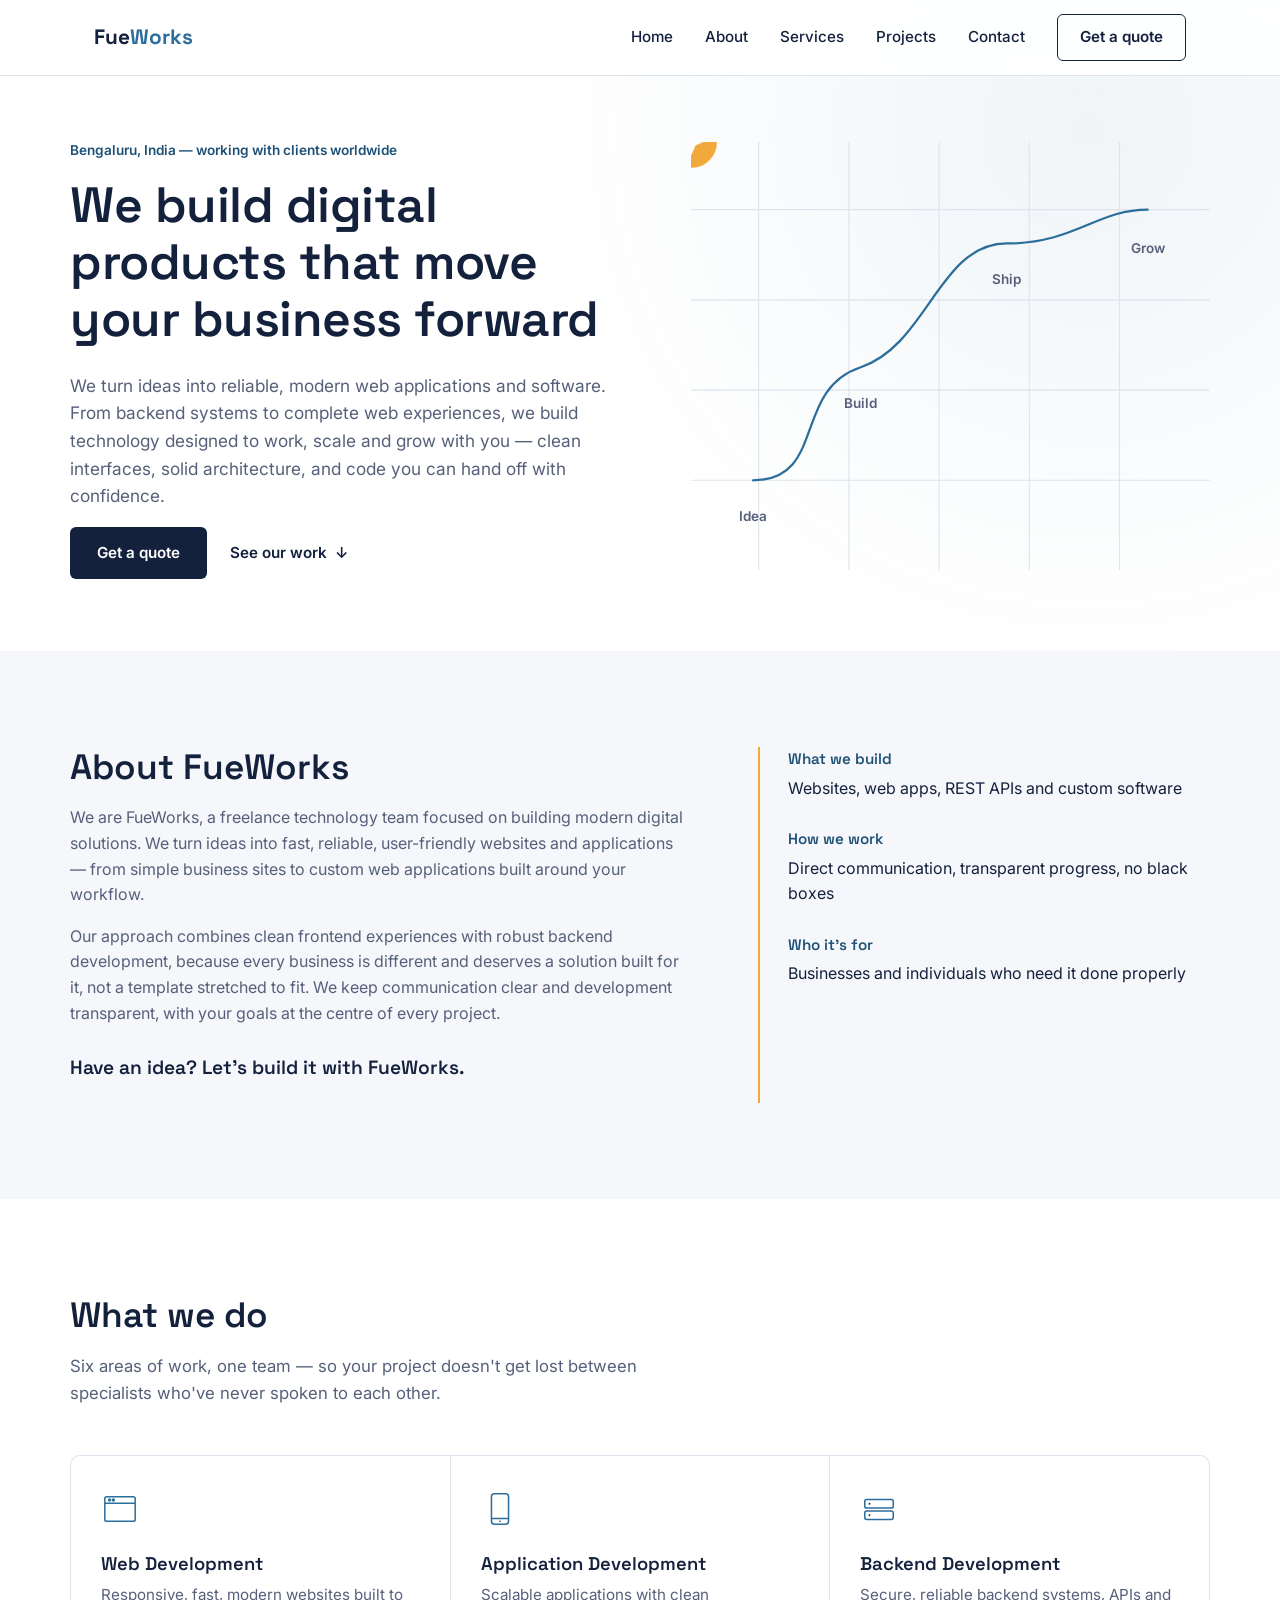
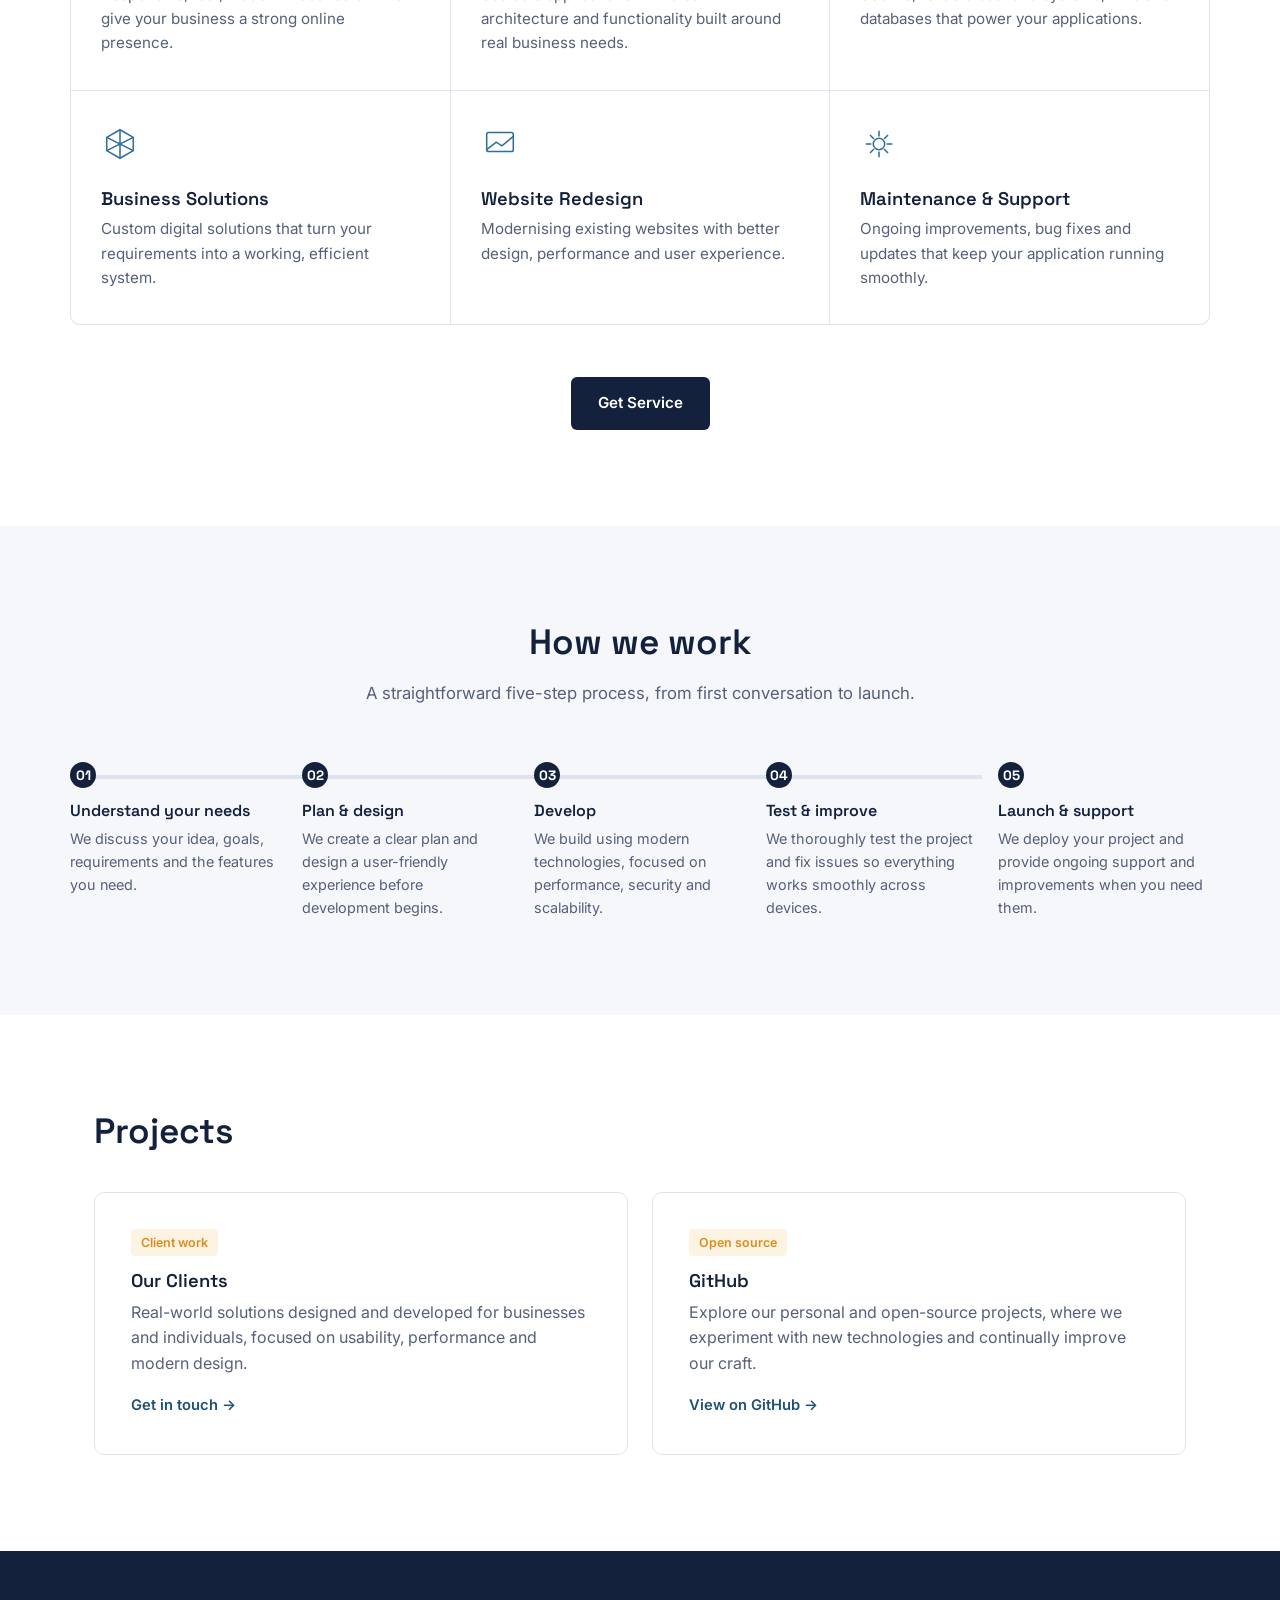
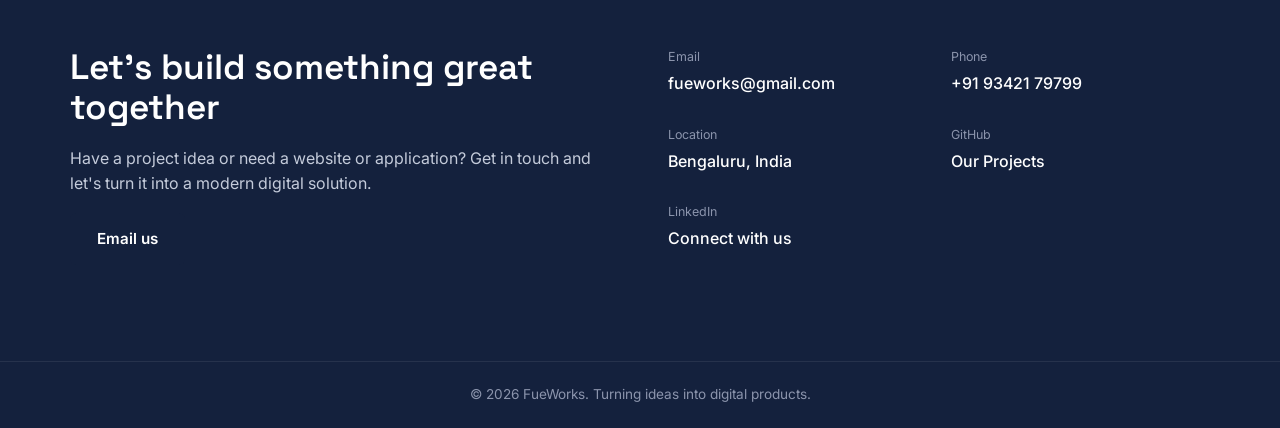
<file: index.html>
<!DOCTYPE html>
<html lang="en">
<head>
<meta charset="UTF-8">
<meta name="viewport" content="width=device-width, initial-scale=1.0">
<title>FueWorks — Web, App & Backend Development</title>
<meta name="description" content="FueWorks is a freelance technology team building modern, reliable websites, applications and backend systems for businesses that want to move fast.">
<link rel="preconnect" href="https://fonts.googleapis.com">
<link rel="preconnect" href="https://fonts.gstatic.com" crossorigin>
<link href="https://fonts.googleapis.com/css2?family=Space+Grotesk:wght@500;600;700&family=Inter:wght@400;500;600&display=swap" rel="stylesheet">
<link rel="stylesheet" href="/css/index.css">
</head>
<body>

<header class="header" id="header">
    <div class="header-inner">
        <a href="#hero" class="logo">Fue<span>Works</span></a>

        <nav class="nav" id="nav">
            <a href="#hero">Home</a>
            <a href="#about">About</a>
            <a href="#services">Services</a>
            <a href="#projects">Projects</a>
            <a href="#contact">Contact</a>
        </nav>

        <a href="/html/getService.html" target="_self" rel="noopener" class="btn btn-ghost nav-cta">Get a quote</a>

        <button class="hamburger" id="navbtn" aria-label="Open menu" aria-expanded="false" aria-controls="nav">
            <span></span><span></span><span></span>
        </button>
    </div>
</header>

<main>

    <section class="hero" id="hero">
        <div class="hero-grid">
            <div class="hero-text">
                <p class="hero-kicker">Bengaluru, India — working with clients worldwide</p>
                <h1>We build digital products that move your business forward</h1>
                <p class="hero-lead">
                    We turn ideas into reliable, modern web applications and software.
                    From backend systems to complete web experiences, we build technology
                    designed to work, scale and grow with you — clean interfaces, solid
                    architecture, and code you can hand off with confidence.
                </p>
                <div class="hero-actions">
                    <a href="/html/getService.html" target="_blank" rel="noopener" class="btn btn-primary">Get a quote</a>
                    <a href="#projects" class="btn btn-text">See our work <span aria-hidden="true">↓</span></a>
                </div>
            </div>

            <div class="hero-diagram" aria-hidden="true">
                <svg viewBox="0 0 460 380" class="blueprint-svg">
                    <g class="bp-grid">
                        <path d="M0 60 H460 M0 140 H460 M0 220 H460 M0 300 H460" />
                        <path d="M60 0 V380 M140 0 V380 M220 0 V380 M300 0 V380 M380 0 V380" />
                    </g>

                    <path id="bp-path" class="bp-path" d="M55 300 C 120 300, 90 220, 150 200 S 220 90, 280 90 S 360 60, 405 60" />

                    <g class="bp-node" transform="translate(55,300)">
                        <circle r="20"/>
                        <path d="M-7 -1 L-2 5 L8 -8" class="bp-check"/>
                    </g>
                    <text x="55" y="336" class="bp-label" text-anchor="middle">Idea</text>

                    <g class="bp-node" transform="translate(150,200)">
                        <circle r="20"/>
                        <path d="M-6 -8 L-11 0 L-6 8 M6 -8 L11 0 L6 8" class="bp-icon-line"/>
                    </g>
                    <text x="150" y="236" class="bp-label" text-anchor="middle">Build</text>

                    <g class="bp-node" transform="translate(280,90)">
                        <circle r="20"/>
                        <rect x="-10" y="-8" width="20" height="14" rx="1.5" class="bp-icon-line"/>
                        <path d="M-5 10 H5" class="bp-icon-line"/>
                    </g>
                    <text x="280" y="126" class="bp-label" text-anchor="middle">Ship</text>

                    <g class="bp-node bp-node-accent" transform="translate(405,60)">
                        <circle r="22"/>
                        <path d="M0 -10 L4 -1 L11 0 L4 3 L0 12 L-4 3 L-11 0 L-4 -1 Z" class="bp-icon-fill"/>
                    </g>
                    <text x="405" y="98" class="bp-label" text-anchor="middle">Grow</text>
                </svg>
            </div>
        </div>
    </section>

    <section class="about reveal" id="about">
        <div class="about-inner">
            <div class="about-copy">
                <h2>About FueWorks</h2>
                <p>
                    We are FueWorks, a freelance technology team focused on building modern
                    digital solutions. We turn ideas into fast, reliable, user-friendly
                    websites and applications — from simple business sites to custom web
                    applications built around your workflow.
                </p>
                <p>
                    Our approach combines clean frontend experiences with robust backend
                    development, because every business is different and deserves a
                    solution built for it, not a template stretched to fit. We keep
                    communication clear and development transparent, with your goals at
                    the centre of every project.
                </p>
                <p class="about-callout">Have an idea? Let's build it with FueWorks.</p>
            </div>

            <dl class="about-facts">
                <div>
                    <dt>What we build</dt>
                    <dd>Websites, web apps, REST APIs and custom software</dd>
                </div>
                <div>
                    <dt>How we work</dt>
                    <dd>Direct communication, transparent progress, no black boxes</dd>
                </div>
                <div>
                    <dt>Who it's for</dt>
                    <dd>Businesses and individuals who need it done properly</dd>
                </div>
            </dl>
        </div>
    </section>

    <section class="service" id="services">
        <div class="service-inner">
            <h2 class="reveal">What we do</h2>
            <p class="section-lead reveal">
                Six areas of work, one team — so your project doesn't get lost between
                specialists who've never spoken to each other.
            </p>

            <div class="service-grid">

                <article class="service-card reveal">
                    <svg viewBox="0 0 40 40" class="service-icon"><rect x="4" y="7" width="32" height="26" rx="2"/><path d="M4 14h32"/><circle cx="9" cy="10.5" r="1"/><circle cx="13" cy="10.5" r="1 "/></svg>
                    <h3>Web Development</h3>
                    <p>Responsive, fast, modern websites built to give your business a strong online presence.</p>
                </article>

                <article class="service-card reveal">
                    <svg viewBox="0 0 40 40" class="service-icon"><rect x="11" y="4" width="18" height="32" rx="3"/><path d="M11 30h18"/><circle cx="20" cy="33" r="0.8" fill="currentColor" stroke="none"/></svg>
                    <h3>Application Development</h3>
                    <p>Scalable applications with clean architecture and functionality built around real business needs.</p>
                </article>

                <article class="service-card reveal">
                    <svg viewBox="0 0 40 40" class="service-icon"><rect x="5" y="10" width="30" height="9" rx="2"/><rect x="5" y="22" width="30" height="9" rx="2"/><circle cx="10" cy="14.5" r="1" fill="currentColor" stroke="none"/><circle cx="10" cy="26.5" r="1" fill="currentColor" stroke="none"/></svg>
                    <h3>Backend Development</h3>
                    <p>Secure, reliable backend systems, APIs and databases that power your applications.</p>
                </article>

                <article class="service-card reveal">
                    <svg viewBox="0 0 40 40" class="service-icon"><path d="M20 5 L34 13 V27 L20 35 L6 27 V13 Z"/><path d="M20 5 V35 M6 13 L34 27 M34 13 L6 27"/></svg>
                    <h3>Business Solutions</h3>
                    <p>Custom digital solutions that turn your requirements into a working, efficient system.</p>
                </article>

                <article class="service-card reveal">
                    <svg viewBox="0 0 40 40" class="service-icon"><rect x="6" y="8" width="28" height="20" rx="2"/><path d="M6 26 L16 18 L22 22 L34 12"/></svg>
                    <h3>Website Redesign</h3>
                    <p>Modernising existing websites with better design, performance and user experience.</p>
                </article>

                <article class="service-card reveal">
                    <svg viewBox="0 0 40 40" class="service-icon"><path d="M20 6 v6 M20 28 v6 M6 20 h6 M28 20 h6 M10.5 10.5 l4.2 4.2 M25.3 25.3 l4.2 4.2 M29.5 10.5 l-4.2 4.2 M14.7 25.3 l-4.2 4.2"/><circle cx="20" cy="20" r="6"/></svg>
                    <h3>Maintenance &amp; Support</h3>
                    <p>Ongoing improvements, bug fixes and updates that keep your application running smoothly.</p>
                </article>

            </div>

            <div class="get-service reveal">
                <a href="/html/getService.html" target="_blank" rel="noopener" class="btn btn-primary">Get Service</a>
            </div>
        </div>
    </section>

    <section class="workflow" id="workflow">
        <h2 class="reveal">How we work</h2>
        <p class="section-lead reveal">A straightforward five-step process, from first conversation to launch.</p>

        <div class="timeline" id="timeline">
            <svg class="timeline-line" preserveAspectRatio="none" viewBox="0 0 1000 4"><line id="timeline-path" x1="0" y1="2" x2="1000" y2="2"/></svg>

            <div class="work-step reveal">
                <span class="step-num">01</span>
                <h3>Understand your needs</h3>
                <p>We discuss your idea, goals, requirements and the features you need.</p>
            </div>
            <div class="work-step reveal">
                <span class="step-num">02</span>
                <h3>Plan &amp; design</h3>
                <p>We create a clear plan and design a user-friendly experience before development begins.</p>
            </div>
            <div class="work-step reveal">
                <span class="step-num">03</span>
                <h3>Develop</h3>
                <p>We build using modern technologies, focused on performance, security and scalability.</p>
            </div>
            <div class="work-step reveal">
                <span class="step-num">04</span>
                <h3>Test &amp; improve</h3>
                <p>We thoroughly test the project and fix issues so everything works smoothly across devices.</p>
            </div>
            <div class="work-step reveal">
                <span class="step-num">05</span>
                <h3>Launch &amp; support</h3>
                <p>We deploy your project and provide ongoing support and improvements when you need them.</p>
            </div>
        </div>
    </section>

    <section class="projects" id="projects">
        <h2 class="reveal">Projects</h2>
        <div class="project-grid">
            <a href="#contact" class="project-card reveal">
                <span class="project-tag">Client work</span>
                <h3>Our Clients</h3>
                <p>Real-world solutions designed and developed for businesses and individuals, focused on usability, performance and modern design.</p>
                <span class="project-link">Get in touch →</span>
            </a>
            <a href="https://github.com/balamurugan-27-dev" target="_blank" rel="noopener" class="project-card reveal">
                <span class="project-tag">Open source</span>
                <h3>GitHub</h3>
                <p>Explore our personal and open-source projects, where we experiment with new technologies and continually improve our craft.</p>
                <span class="project-link">View on GitHub →</span>
            </a>
        </div>
    </section>

    <section class="contact" id="contact">
        <div class="contact-inner">
            <div class="contact-intro reveal">
                <h2>Let's build something great together</h2>
                <p>
                    Have a project idea or need a website or application? Get in touch
                    and let's turn it into a modern digital solution.
                </p>
                <a href="mailto:fueworks@gmail.com" class="btn btn-primary">Email us</a>
            </div>

            <div class="contact-details reveal">
                <div>
                    <span class="contact-label">Email</span>
                    <a href="mailto:fueworks@gmail.com">fueworks@gmail.com</a>
                </div>
                <div>
                    <span class="contact-label">Phone</span>
                    <a href="tel:+919342179799">+91 93421 79799</a>
                </div>
                <div>
                    <span class="contact-label">Location</span>
                    <span>Bengaluru, India</span>
                </div>
                <div>
                    <span class="contact-label">GitHub</span>
                    <a href="https://github.com/balamurugan-27-dev" target="_blank" rel="noopener">Our Projects</a>
                </div>
                <div>
                    <span class="contact-label">LinkedIn</span>
                    <a href="https://www.linkedin.com/in/balamurugan-dev27" target="_blank" rel="noopener">Connect with us</a>
                </div>
            </div>
        </div>
    </section>

</main>

<footer class="footer">
    <p>© <span id="year"></span> FueWorks. Turning ideas into digital products.</p>
</footer>

<script src="js/index.js"></script>
</body>
</html>
</file>
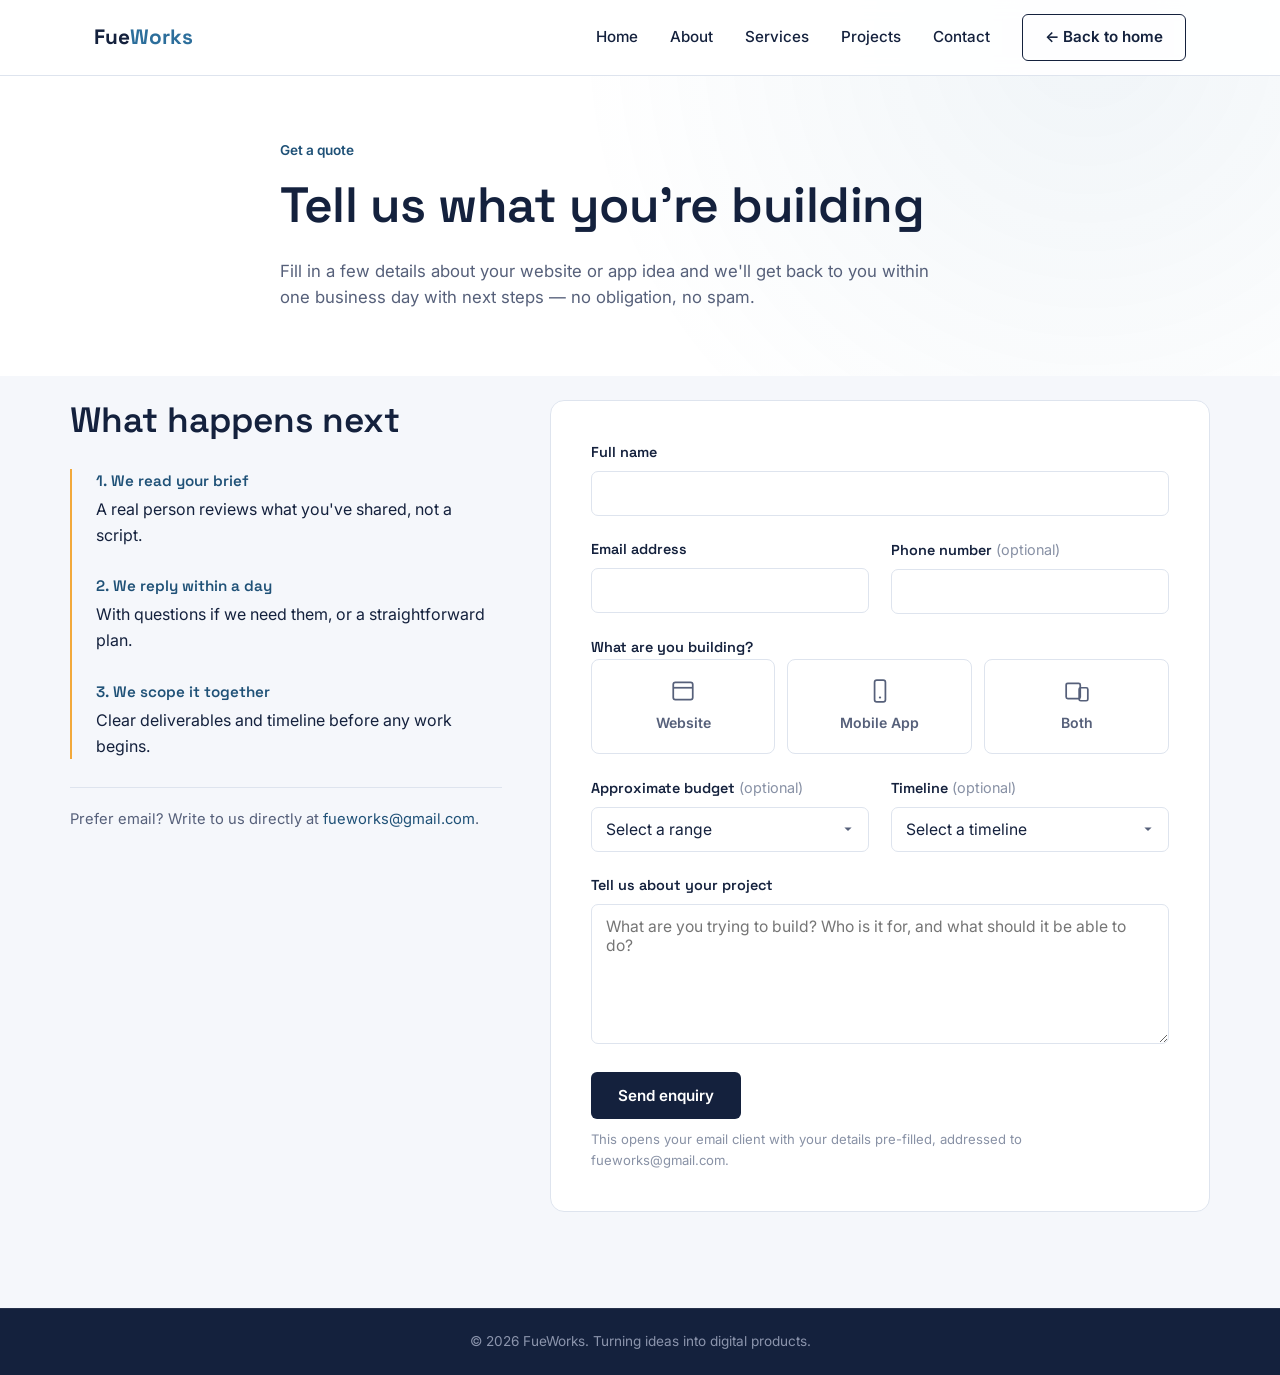
<file: html/getService.html>
<!DOCTYPE html>
<html lang="en">
<head>
<meta charset="UTF-8">
<meta name="viewport" content="width=device-width, initial-scale=1.0">
<title>Get a Service Quote — FueWorks</title>
<meta name="description" content="Tell FueWorks about your website, mobile app or full-stack project and get a response within a business day.">
<link rel="preconnect" href="https://fonts.googleapis.com">
<link rel="preconnect" href="https://fonts.gstatic.com" crossorigin>
<link href="https://fonts.googleapis.com/css2?family=Space+Grotesk:wght@500;600;700&family=Inter:wght@400;500;600&display=swap" rel="stylesheet">
<link rel="stylesheet" href="/css/index.css">
<link rel="stylesheet" href="/css/getService.css">
</head>
<body>

<header class="header" id="header">
    <div class="header-inner">
        <a href="/html/index.html#hero" class="logo">Fue<span>Works</span></a>

        <nav class="nav" id="nav">
            <a href="../index.html#hero">Home</a>
            <a href="../index.html#about">About</a>
            <a href="../index.html#services">Services</a>
            <a href="../index.html#projects">Projects</a>
            <a href="../index.html#contact">Contact</a>
        </nav>

        <a href="../index.html" class="btn btn-ghost nav-cta">← Back to home</a>

        <button class="hamburger" id="navbtn" aria-label="Open menu" aria-expanded="false" aria-controls="nav">
            <span></span><span></span><span></span>
        </button>
    </div>
</header>

<main>

    <section class="quote-hero">
        <div class="quote-hero-inner">
            <p class="hero-kicker">Get a quote</p>
            <h1>Tell us what you're building</h1>
            <p class="hero-lead">
                Fill in a few details about your website or app idea and we'll get back
                to you within one business day with next steps — no obligation, no spam.
            </p>
        </div>
    </section>

    <section class="quote-body">
        <div class="quote-grid">

            <aside class="quote-aside reveal">
                <h2>What happens next</h2>
                <dl class="about-facts">
                    <div>
                        <dt>1. We read your brief</dt>
                        <dd>A real person reviews what you've shared, not a script.</dd>
                    </div>
                    <div>
                        <dt>2. We reply within a day</dt>
                        <dd>With questions if we need them, or a straightforward plan.</dd>
                    </div>
                    <div>
                        <dt>3. We scope it together</dt>
                        <dd>Clear deliverables and timeline before any work begins.</dd>
                    </div>
                </dl>
                <p class="quote-aside-note">
                    Prefer email? Write to us directly at
                    <a href="mailto:fueworks@gmail.com">fueworks@gmail.com</a>.
                </p>
            </aside>

            <div class="quote-form-wrap reveal">
                <form id="quote-form" class="quote-form" novalidate>

                    <div class="field">
                        <label for="q-name">Full name</label>
                        <input type="text" id="q-name" name="name" autocomplete="name" required>
                        <span class="field-error" data-error-for="q-name">Please enter your name.</span>
                    </div>

                    <div class="field-row">
                        <div class="field">
                            <label for="q-email">Email address</label>
                            <input type="email" id="q-email" name="email" autocomplete="email" required>
                            <span class="field-error" data-error-for="q-email">Enter a valid email address.</span>
                        </div>
                        <div class="field">
                            <label for="q-phone">Phone number <span class="optional">(optional)</span></label>
                            <input type="tel" id="q-phone" name="phone" autocomplete="tel">
                        </div>
                    </div>

                    <fieldset class="field service-type-field">
                        <legend>What are you building?</legend>
                        <div class="service-type-group" role="radiogroup">
                            <input type="radio" id="type-web" name="project-type" value="Website" required>
                            <label for="type-web">
                                <svg viewBox="0 0 24 24" class="type-icon"><rect x="3" y="4" width="18" height="16" rx="2"/><path d="M3 9h18"/></svg>
                                Website
                            </label>

                            <input type="radio" id="type-app" name="project-type" value="Mobile App">
                            <label for="type-app">
                                <svg viewBox="0 0 24 24" class="type-icon"><rect x="7" y="2" width="10" height="20" rx="2"/><path d="M11 18h2"/></svg>
                                Mobile App
                            </label>

                            <input type="radio" id="type-both" name="project-type" value="Both">
                            <label for="type-both">
                                <svg viewBox="0 0 24 24" class="type-icon"><rect x="2" y="5" width="13" height="14" rx="1.5"/><rect x="14" y="9" width="8" height="12" rx="1.5"/></svg>
                                Both
                            </label>
                        </div>
                        <span class="field-error" data-error-for="project-type">Choose one option.</span>
                    </fieldset>

                    <div class="field-row">
                        <div class="field">
                            <label for="q-budget">Approximate budget <span class="optional">(optional)</span></label>
                            <select id="q-budget" name="budget">
                                <option value="">Select a range</option>
                                <option>Under ₹50,000</option>
                                <option>₹50,000 – ₹2,00,000</option>
                                <option>₹2,00,000 – ₹5,00,000</option>
                                <option>Above ₹5,00,000</option>
                                <option>Not sure yet</option>
                            </select>
                        </div>
                        <div class="field">
                            <label for="q-timeline">Timeline <span class="optional">(optional)</span></label>
                            <select id="q-timeline" name="timeline">
                                <option value="">Select a timeline</option>
                                <option>As soon as possible</option>
                                <option>1 – 3 months</option>
                                <option>3 – 6 months</option>
                                <option>Just exploring options</option>
                            </select>
                        </div>
                    </div>

                    <div class="field">
                        <label for="q-message">Tell us about your project</label>
                        <textarea id="q-message" name="message" rows="6" placeholder="What are you trying to build? Who is it for, and what should it be able to do?" required></textarea>
                        <span class="field-error" data-error-for="q-message">Tell us a little about your project.</span>
                    </div>

                    <button type="submit" class="btn btn-primary quote-submit">Send enquiry</button>
                    <p class="quote-form-note">This opens your email client with your details pre-filled, addressed to fueworks@gmail.com.</p>
                </form>

                <div class="quote-success" id="quote-success" hidden>
                    <svg viewBox="0 0 40 40" class="success-icon"><circle cx="20" cy="20" r="18"/><path d="M12 20 L17 26 L29 13"/></svg>
                    <h2>Your email is ready to send</h2>
                    <p>We've opened your email app with your enquiry filled in — just hit send and we'll reply within one business day.</p>
                    <button type="button" class="btn btn-ghost" id="quote-reset">Fill in another enquiry</button>
                </div>
            </div>

        </div>
    </section>

</main>

<footer class="footer">
    <p>© <span id="year"></span> FueWorks. Turning ideas into digital products.</p>
</footer>

<script src="/js/getService.js"></script>
<script src="/js/index.js"></script>
</body>
</html>
</file>
<file: css/index.css>
/* ============================================================
   FueWorks — bright, professional theme
   Palette: ink navy + blueprint blue + signal amber on paper white
   Type: Space Grotesk (display) + Inter (body)
   ============================================================ */

:root{
    --ink:        #14213D;
    --blue:       #2C6E9B;
    --blue-dark:  #1F5177;
    --amber:      #F2A93B;
    --amber-dark: #D98F1F;
    --white:      #FFFFFF;
    --mist:       #F5F7FB;
    --line:       #DEE4EE;
    --slate:      #56607A;
    --slate-light:#8891A5;

    --font-display: 'Space Grotesk', 'Segoe UI', sans-serif;
    --font-body: 'Inter', 'Segoe UI', sans-serif;

    --container: 1140px;
    --radius: 10px;
    --header-h: 76px;
}

*, *::before, *::after{ box-sizing: border-box; }

html{ scroll-behavior: smooth; scroll-padding-top: var(--header-h); }

@media (prefers-reduced-motion: reduce){
    html{ scroll-behavior: auto; }
    *{ animation-duration: 0.001ms !important; transition-duration: 0.001ms !important; }
}

body{
    margin: 0;
    font-family: var(--font-body);
    color: var(--ink);
    background: var(--white);
    line-height: 1.6;
    -webkit-font-smoothing: antialiased;
}

h1, h2, h3, h4{
    font-family: var(--font-display);
    color: var(--ink);
    line-height: 1.15;
    margin: 0 0 0.5em;
    font-weight: 600;
}

h1{ font-size: clamp(2rem, 4.2vw, 3.1rem); letter-spacing: -0.01em; }
h2{ font-size: clamp(1.6rem, 3vw, 2.2rem); }
h3{ font-size: 1.15rem; }

p{ margin: 0 0 1em; color: var(--slate); max-width: 62ch; }

a{ color: var(--blue-dark); text-decoration: none; }

img{ max-width: 100%; display: block; }

section{ padding: 96px 24px; }

.section-lead{ font-size: 1.05rem; max-width: 56ch; }

/* -------------------- Buttons -------------------- */
.btn{
    display: inline-flex;
    align-items: center;
    gap: 8px;
    padding: 13px 26px;
    border-radius: 6px;
    font-family: var(--font-body);
    font-weight: 600;
    font-size: 0.95rem;
    border: 1.5px solid transparent;
    cursor: pointer;
    transition: transform 0.15s ease, background 0.15s ease, border-color 0.15s ease, color 0.15s ease;
}
.btn-primary{
    background: var(--ink);
    color: var(--white);
}
.btn-primary:hover{ background: var(--blue-dark); transform: translateY(-1px); }

.btn-ghost{
    border-color: var(--ink);
    color: var(--ink);
    padding: 10px 22px;
}
.btn-ghost:hover{ background: var(--ink); color: var(--white); }

.btn-text{
    color: var(--ink);
    padding: 13px 4px;
}
.btn-text span{ transition: transform 0.2s ease; display: inline-block; }
.btn-text:hover span{ transform: translateY(3px); }

/* -------------------- Header -------------------- */
.header{
    position: fixed;
    inset: 0 0 auto 0;
    height: var(--header-h);
    z-index: 100;
    background: rgba(255,255,255,0.9);
    backdrop-filter: blur(8px);
    border-bottom: 1px solid var(--line);
}
.header-inner{
    max-width: var(--container);
    margin: 0 auto;
    height: 100%;
    padding: 0 24px;
    display: flex;
    align-items: center;
    justify-content: space-between;
    gap: 24px;
}
.logo{
    font-family: var(--font-display);
    font-size: 1.3rem;
    font-weight: 700;
    color: var(--ink);
}
.logo span{ color: var(--blue); }

.nav{
    display: flex;
    gap: 32px;
    margin-left: auto;
}
.nav a{
    color: var(--ink);
    font-weight: 500;
    font-size: 0.95rem;
    position: relative;
    padding: 4px 0;
}
.nav a::after{
    content: '';
    position: absolute;
    left: 0; right: 100%; bottom: 0;
    height: 2px;
    background: var(--amber);
    transition: right 0.2s ease;
}
.nav a:hover::after{ right: 0; }

.nav-cta{ margin-left: 8px; flex-shrink: 0; }

.hamburger{
    display: none;
    flex-direction: column;
    justify-content: center;
    gap: 5px;
    width: 40px; height: 40px;
    background: none;
    border: none;
    cursor: pointer;
}
.hamburger span{
    display: block;
    width: 22px; height: 2px;
    background: var(--ink);
    margin: 0 auto;
    transition: transform 0.25s ease, opacity 0.25s ease;
}
.hamburger[aria-expanded="true"] span:nth-child(1){ transform: translateY(7px) rotate(45deg); }
.hamburger[aria-expanded="true"] span:nth-child(2){ opacity: 0; }
.hamburger[aria-expanded="true"] span:nth-child(3){ transform: translateY(-7px) rotate(-45deg); }

/* -------------------- Hero -------------------- */
.hero{
    padding-top: calc(var(--header-h) + 64px);
    padding-bottom: 72px;
    background:
        radial-gradient(circle at 85% 20%, rgba(44,110,155,0.07), transparent 45%),
        var(--white);
}
.hero-grid{
    max-width: var(--container);
    margin: 0 auto;
    display: grid;
    grid-template-columns: 1.05fr 0.95fr;
    gap: 48px;
    align-items: center;
}
.hero-kicker{
    font-size: 0.85rem;
    color: var(--blue-dark);
    font-weight: 600;
    margin-bottom: 14px;
}
.hero-lead{ font-size: 1.08rem; }
.hero-actions{
    display: flex;
    align-items: center;
    gap: 18px;
    margin-top: 8px;
    flex-wrap: wrap;
}

.hero-diagram{ width: 100%; }
.blueprint-svg{ width: 100%; height: auto; }
.bp-grid path{ stroke: var(--line); stroke-width: 1; }
.bp-path{
    fill: none;
    stroke: var(--blue);
    stroke-width: 2;
    stroke-linecap: round;
    stroke-dasharray: 620;
    stroke-dashoffset: 620;
    animation: draw 1.8s ease forwards 0.3s;
}
@keyframes draw{ to{ stroke-dashoffset: 0; } }

.bp-node circle{ fill: var(--white); stroke: var(--blue); stroke-width: 2; }
.bp-node-accent circle{ stroke: var(--amber); fill: var(--amber); }
.bp-icon-line{ fill: none; stroke: var(--blue); stroke-width: 1.6; stroke-linecap: round; }
.bp-icon-fill{ fill: var(--white); }
.bp-check{ fill: none; stroke: var(--blue); stroke-width: 1.8; stroke-linecap: round; stroke-linejoin: round; }
.bp-node{
    opacity: 0;
    animation: pop 0.5s ease forwards;
}
.bp-node:nth-of-type(1){ animation-delay: 0.35s; }
.bp-node:nth-of-type(2){ animation-delay: 0.9s; }
.bp-node:nth-of-type(3){ animation-delay: 1.45s; }
.bp-node:nth-of-type(4){ animation-delay: 1.95s; }
@keyframes pop{ from{ opacity: 0; transform: scale(0.6); } to{ opacity: 1; transform: scale(1); } }

.bp-label{
    font-family: var(--font-body);
    font-size: 12px;
    font-weight: 600;
    fill: var(--slate);
    opacity: 0;
    animation: pop 0.5s ease forwards;
}
.bp-label:nth-of-type(1){ animation-delay: 0.5s; }

text.bp-label{ animation: fadeIn 0.4s ease forwards; opacity: 0; }
text.bp-label:nth-child(6){ animation-delay: 0.55s; }
text.bp-label:nth-child(9){ animation-delay: 1.1s; }
text.bp-label:nth-child(12){ animation-delay: 1.65s; }
text.bp-label:nth-child(15){ animation-delay: 2.15s; }
@keyframes fadeIn{ to{ opacity: 1; } }

/* -------------------- Scroll reveal -------------------- */
.reveal{
    opacity: 0;
    transform: translateY(18px);
    transition: opacity 0.6s ease, transform 0.6s ease;
}
.reveal.is-visible{ opacity: 1; transform: translateY(0); }

.service-grid .reveal:nth-child(2){ transition-delay: 0.05s; }
.service-grid .reveal:nth-child(3){ transition-delay: 0.1s; }
.service-grid .reveal:nth-child(4){ transition-delay: 0.15s; }
.service-grid .reveal:nth-child(5){ transition-delay: 0.2s; }
.service-grid .reveal:nth-child(6){ transition-delay: 0.25s; }

/* -------------------- About -------------------- */
.about{ background: var(--mist); }
.about-inner{
    max-width: var(--container);
    margin: 0 auto;
    display: grid;
    grid-template-columns: 1.4fr 1fr;
    gap: 56px;
}
.about-copy span{ color: var(--blue-dark); font-weight: 600; }
.about-callout{
    font-family: var(--font-display);
    font-size: 1.2rem;
    color: var(--ink);
    font-weight: 600;
    margin-top: 1.4em;
}
.about-facts{
    margin: 0;
    display: flex;
    flex-direction: column;
    gap: 26px;
    border-left: 2px solid var(--amber);
    padding-left: 28px;
}
.about-facts dt{
    font-family: var(--font-display);
    font-weight: 600;
    color: var(--blue-dark);
    font-size: 0.95rem;
    margin-bottom: 4px;
}
.about-facts dd{
    margin: 0;
    color: var(--ink);
    font-size: 1rem;
}

/* -------------------- Services -------------------- */
.service-inner{ max-width: var(--container); margin: 0 auto; }
.service-grid{
    display: grid;
    grid-template-columns: repeat(3, 1fr);
    gap: 1px;
    background: var(--line);
    border: 1px solid var(--line);
    margin-top: 48px;
    border-radius: var(--radius);
    overflow: hidden;
}
.service-card{
    background: var(--white);
    padding: 34px 30px;
    transition: background 0.2s ease;
}
.service-card:hover{ background: var(--mist); }
.service-icon{
    width: 38px; height: 38px;
    fill: none;
    stroke: var(--blue);
    stroke-width: 1.6;
    margin-bottom: 18px;
}
.service-card h3{ margin-bottom: 8px; }
.service-card p{ font-size: 0.95rem; margin-bottom: 0; }

.get-service{ text-align: center; margin-top: 52px; }

/* -------------------- Workflow -------------------- */
.workflow{ background: var(--mist); text-align: center; }
.workflow h2, .workflow .section-lead{ max-width: none; margin-left: auto; margin-right: auto; }
.timeline{
    position: relative;
    max-width: var(--container);
    margin: 56px auto 0;
    display: grid;
    grid-template-columns: repeat(5, 1fr);
    gap: 20px;
    text-align: left;
}
.timeline-line{
    position: absolute;
    top: 13px;
    left: 0%;
    width: 80%;
    height: 4px;
    display: none;
}
.timeline-line line{
    stroke: var(--line);
    stroke-width: 4;
}
.work-step{ position: relative; padding-top: 40px; }
.step-num{
    position: absolute;
    top: 0; left: 0;
    font-family: var(--font-display);
    font-weight: 700;
    font-size: 0.85rem;
    color: var(--white);
    background: var(--ink);
    width: 26px; height: 26px;
    border-radius: 50%;
    display: flex;
    align-items: center;
    justify-content: center;
}
.work-step h3{ font-size: 1rem; margin-bottom: 6px; }
.work-step p{ font-size: 0.9rem; margin-bottom: 0; }

/* -------------------- Projects -------------------- */
.projects{ max-width: var(--container); margin: 0 auto; }
.project-grid{
    display: grid;
    grid-template-columns: 1fr 1fr;
    gap: 24px;
    margin-top: 40px;
}
.project-card{
    display: block;
    padding: 36px;
    border: 1px solid var(--line);
    border-radius: var(--radius);
    background: var(--white);
    transition: border-color 0.2s ease, transform 0.2s ease;
}
.project-card:hover{ border-color: var(--blue); transform: translateY(-3px); }
.project-tag{
    display: inline-block;
    font-size: 0.78rem;
    font-weight: 600;
    color: var(--amber-dark);
    background: rgba(242,169,59,0.14);
    padding: 4px 10px;
    border-radius: 4px;
    margin-bottom: 14px;
}
.project-card h3{ margin-bottom: 8px; }
.project-link{ color: var(--blue-dark); font-weight: 600; font-size: 0.92rem; }

/* -------------------- Contact -------------------- */
.contact{
    background: var(--ink);
    color: var(--white);
}
.contact-inner{
    max-width: var(--container);
    margin: 0 auto;
    display: grid;
    grid-template-columns: 1fr 1fr;
    gap: 56px;
    align-items: start;
}
.contact h2{ color: var(--white); }
.contact-intro p{ color: #C4CBDA; }
.contact-details{
    display: grid;
    grid-template-columns: 1fr 1fr;
    gap: 28px 24px;
}
.contact-details a, .contact-details span:last-child{ color: var(--white); font-weight: 500; }
.contact-details a:hover{ color: var(--amber); }
.contact-label{
    display: block;
    font-size: 0.78rem;
    text-transform: none;
    color: #8B94AC;
    margin-bottom: 4px;
}

/* -------------------- Footer -------------------- */
.footer{
    text-align: center;
    padding: 22px 24px;
    background: var(--ink);
    border-top: 1px solid rgba(255,255,255,0.08);
}
.footer p{
    margin: 0;
    color: #8B94AC;
    font-size: 0.85rem;
    max-width: none;
}

/* -------------------- Responsive -------------------- */
@media (min-width: 861px){
    .timeline-line{ display: block; }
}

@media (max-width: 1024px){
    .service-grid{ grid-template-columns: repeat(2, 1fr); }
}

@media (max-width: 860px){
    .nav, .nav-cta{ display: none; }
    .hamburger{ display: flex; }

    .header.nav-open .nav{
        display: flex;
        flex-direction: column;
        position: absolute;
        top: var(--header-h);
        left: 0; right: 0;
        background: var(--white);
        padding: 20px 24px 28px;
        border-bottom: 1px solid var(--line);
        gap: 18px;
    }
    .header.nav-open .nav-cta{
        display: inline-flex;
        position: absolute;
        top: calc(var(--header-h) + 200px);
        left: 24px;
    }

    .hero-grid{ grid-template-columns: 1fr; }
    .hero-diagram{ order: -1; max-width: 340px; margin: 0 auto; }

    .about-inner{ grid-template-columns: 1fr; }
    .about-facts{ border-left: none; border-top: 2px solid var(--amber); padding-left: 0; padding-top: 24px; }

    .service-grid{ grid-template-columns: 1fr; }

    .timeline{ grid-template-columns: 1fr; gap: 32px; }

    .project-grid{ grid-template-columns: 1fr; }

    .contact-inner{ grid-template-columns: 1fr; gap: 40px; }
}

@media (max-width: 480px){
    section{ padding: 72px 20px; }
    .contact-details{ grid-template-columns: 1fr; }
}
</file>
<file: css/getService.css>
/* ============================================================
   Get Service page — extends index.css tokens
   ============================================================ */
:root{
    --ink:        #14213D;
    --blue:       #2C6E9B;
    --blue-dark:  #1F5177;
    --amber:      #F2A93B;
    --amber-dark: #D98F1F;
    --white:      #FFFFFF;
    --mist:       #F5F7FB;
    --line:       #DEE4EE;
    --slate:      #56607A;
    --slate-light:#8891A5;

    --font-display: 'Space Grotesk', 'Segoe UI', sans-serif;
    --font-body: 'Inter', 'Segoe UI', sans-serif;

    --container: 1140px;
    --radius: 10px;
    --header-h: 76px;
}
.quote-hero{
    padding-top: calc(var(--header-h) + 64px);
    padding-bottom: 48px;
    background:
        radial-gradient(circle at 85% 10%, rgba(44,110,155,0.07), transparent 45%),
        var(--white);
}
.quote-hero-inner{
    max-width: 720px;
    margin: 0 auto;
}
.quote-hero .hero-lead{ font-size: 1.05rem; }

.quote-body{
    background: var(--mist);
    padding-top: 24px;
}
.quote-grid{
    max-width: var(--container);
    margin: 0 auto;
    display: grid;
    grid-template-columns: 0.85fr 1.3fr;
    gap: 48px;
    align-items: start;
}

/* ---- Sidebar ---- */
.quote-aside{
    position: sticky;
    top: calc(var(--header-h) + 32px);
}
.quote-aside .about-facts{
    border-left: 2px solid var(--amber);
    padding-left: 24px;
    margin-top: 28px;
}
.quote-aside-note{
    margin-top: 28px;
    font-size: 0.92rem;
    padding-top: 20px;
    border-top: 1px solid var(--line);
}

/* ---- Form card ---- */
.quote-form-wrap{
    background: var(--white);
    border: 1px solid var(--line);
    border-radius: 14px;
    padding: 40px;
}

.quote-form{
    display: flex;
    flex-direction: column;
    gap: 22px;
}
.field-row{
    display: grid;
    grid-template-columns: 1fr 1fr;
    gap: 22px;
}
.field{
    display: flex;
    flex-direction: column;
    gap: 7px;
}
.field label, .service-type-field legend{
    font-family: var(--font-display);
    font-size: 0.9rem;
    font-weight: 600;
    color: var(--ink);
    padding: 0;
}
.optional{
    font-family: var(--font-body);
    font-weight: 400;
    color: var(--slate-light);
}

input[type="text"],
input[type="email"],
input[type="tel"],
select,
textarea{
    font-family: var(--font-body);
    font-size: 0.98rem;
    color: var(--ink);
    background: var(--white);
    border: 1.5px solid var(--line);
    border-radius: 7px;
    padding: 12px 14px;
    width: 100%;
    transition: border-color 0.15s ease, box-shadow 0.15s ease;
}
textarea{ resize: vertical; min-height: 130px; font-family: var(--font-body); }

input:focus-visible,
select:focus-visible,
textarea:focus-visible{
    outline: none;
    border-color: var(--blue);
    box-shadow: 0 0 0 3px rgba(44,110,155,0.15);
}

select{ appearance: none; background-image: url("data:image/svg+xml,%3Csvg xmlns='http://www.w3.org/2000/svg' viewBox='0 0 20 20' fill='%2356607A'%3E%3Cpath d='M5.5 8l4.5 4.5L14.5 8'/%3E%3C/svg%3E"); background-repeat: no-repeat; background-position: right 12px center; background-size: 16px; padding-right: 38px; }

.field.has-error input,
.field.has-error textarea,
.field.has-error select{
    border-color: #C0392B;
}
.field-error{
    display: none;
    font-size: 0.82rem;
    color: #C0392B;
}
.field.has-error .field-error,
.service-type-field.has-error .field-error{ display: block; }

/* ---- Service type segmented control ---- */
.service-type-field{
    border: none;
    padding: 0;
    margin: 0;
    display: flex;
    flex-direction: column;
    gap: 10px;
}
.service-type-group{
    display: grid;
    grid-template-columns: repeat(3, 1fr);
    gap: 12px;
}
.service-type-group input[type="radio"]{
    position: absolute;
    opacity: 0;
    width: 1px; height: 1px;
}
.service-type-group label{
    display: flex;
    flex-direction: column;
    align-items: center;
    gap: 8px;
    text-align: center;
    font-family: var(--font-body);
    font-size: 0.88rem;
    font-weight: 600;
    color: var(--slate);
    border: 1.5px solid var(--line);
    border-radius: 8px;
    padding: 18px 10px;
    cursor: pointer;
    transition: border-color 0.15s ease, background 0.15s ease, color 0.15s ease;
}
.type-icon{
    width: 26px; height: 26px;
    fill: none;
    stroke: currentColor;
    stroke-width: 1.6;
}
.service-type-group label:hover{ border-color: var(--blue); }
.service-type-group input[type="radio"]:checked + label{
    border-color: var(--blue);
    background: rgba(44,110,155,0.07);
    color: var(--blue-dark);
}
.service-type-group input[type="radio"]:focus-visible + label{
    outline: 2px solid var(--blue);
    outline-offset: 2px;
}

.quote-submit{ align-self: flex-start; margin-top: 6px; }
.quote-form-note{
    font-size: 0.82rem;
    color: var(--slate-light);
    margin: -12px 0 0;
}

/* ---- Success state ---- */
.quote-success{
    background: var(--white);
    border: 1px solid var(--line);
    border-radius: 14px;
    padding: 56px 40px;
    text-align: center;
}
.success-icon{
    width: 56px; height: 56px;
    margin: 0 auto 20px;
    fill: none;
    stroke: var(--blue);
    stroke-width: 1.8;
    stroke-linecap: round;
    stroke-linejoin: round;
}
.success-icon circle{ stroke: var(--amber); }
.quote-success h2{ margin-bottom: 10px; }
.quote-success p{ margin: 0 auto 24px; }

/* ---- Responsive ---- */
@media (max-width: 900px){
    .quote-grid{ grid-template-columns: 1fr; }
    .quote-aside{ position: static; }
}

@media (max-width: 560px){
    .quote-form-wrap{ padding: 26px; }
    .field-row{ grid-template-columns: 1fr; }
    .service-type-group{ grid-template-columns: 1fr 1fr 1fr; gap: 8px; }
    .service-type-group label{ padding: 12px 4px; font-size: 0.78rem; }
    .type-icon{ width: 20px; height: 20px; }
}
</file>
